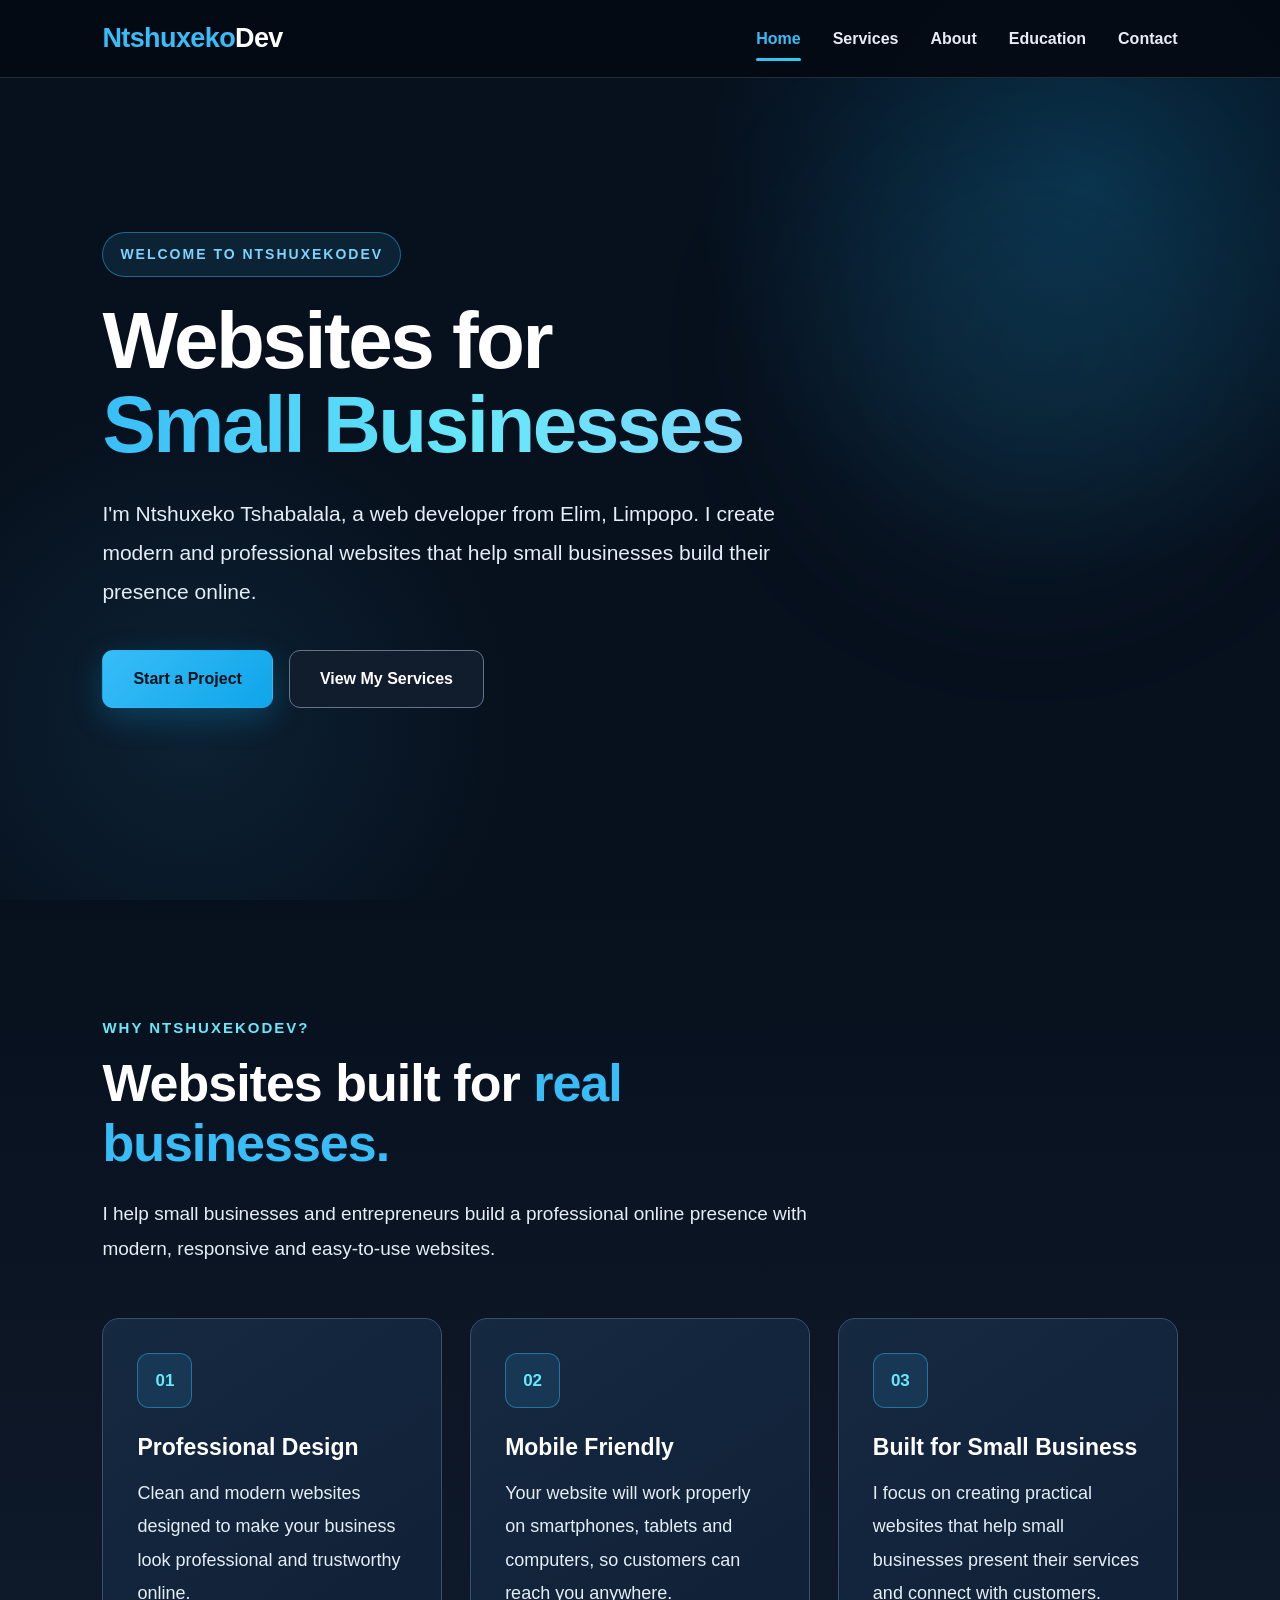
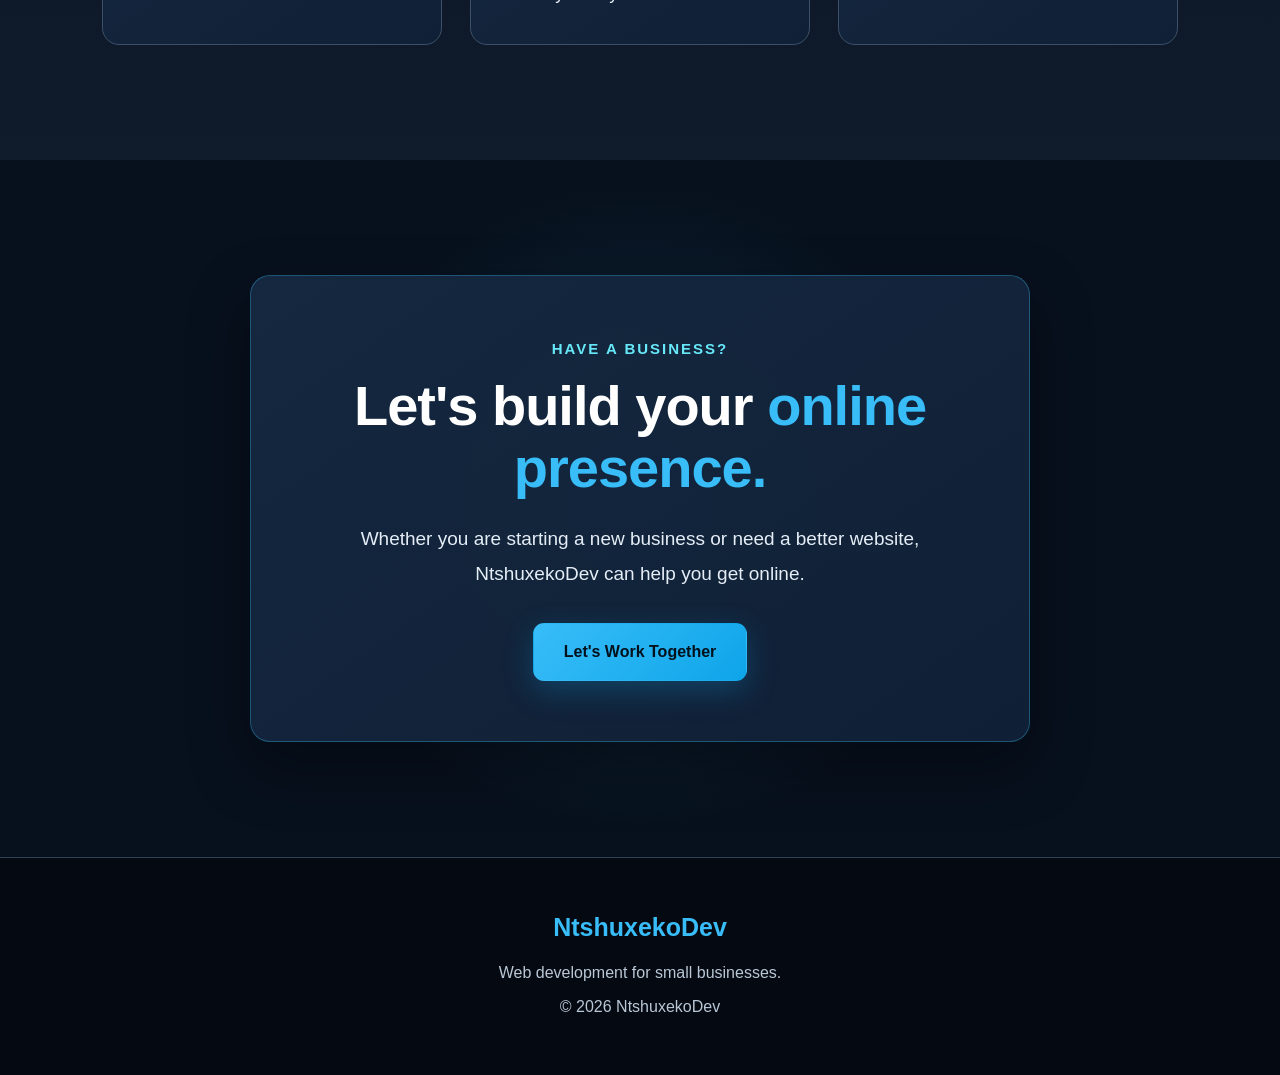
<file: index.html>
<!DOCTYPE html> <html lang="en"> <head>
<meta charset="UTF-8">

<meta
    name="viewport"
    content="width=device-width, initial-scale=1.0"
>

<meta
    name="description"
    content="NtshuxekoDev creates modern, responsive websites for small businesses and entrepreneurs."
>

<meta
    name="author"
    content="Ntshuxeko Tshabalala"
>

<title>
    NtshuxekoDev | Websites for Small Businesses
</title>

<link
    rel="stylesheet"
    href="style.css"
>

</head> <body>
<!-- =================================
     NAVIGATION
================================== -->

<nav aria-label="Main navigation">

    <div class="logo">

        Ntshuxeko<span>Dev</span>

    </div>


    <ul
        class="nav-links"
        id="navLinks"
    >

        <li>

            <a
                href="index.html"
                class="active"
                aria-current="page"
            >
                Home
            </a>

        </li>


        <li>

            <a href="services.html">
                Services
            </a>

        </li>


        <li>

            <a href="about.html">
                About
            </a>

        </li>


        <li>

            <a href="education.html">
                Education
            </a>

        </li>


        <li>

            <a href="contact.html">
                Contact
            </a>

        </li>

    </ul>


    <button
        class="menu-button"
        id="menuButton"
        type="button"
        aria-label="Open navigation menu"
        aria-expanded="false"
        aria-controls="navLinks"
    >
        ☰
    </button>

</nav>



<!-- =================================
     MAIN CONTENT
================================== -->

<main>


    <!-- =================================
         HERO SECTION
    ================================== -->

    <section class="hero">

        <div class="hero-content">


            <p class="small-title">
                Welcome to NtshuxekoDev
            </p>


            <h1>

                Websites for

                <span>
                    Small Businesses
                </span>

            </h1>


            <p>

                I'm Ntshuxeko Tshabalala,
                a web developer from Elim,
                Limpopo. I create modern and
                professional websites that help
                small businesses build their
                presence online.

            </p>


            <div class="buttons">


                <a
                    href="contact.html"
                    class="btn primary"
                >
                    Start a Project
                </a>


                <a
                    href="services.html"
                    class="btn secondary"
                >
                    View My Services
                </a>


            </div>


        </div>

    </section>



    <!-- =================================
         WHY NTSHUXEKODEV
    ================================== -->

    <section class="why-section">


        <div class="section-heading">


            <p class="section-label">
                Why NtshuxekoDev?
            </p>


            <h2>

                Websites built for

                <span>
                    real businesses.
                </span>

            </h2>


            <p class="section-description">

                I help small businesses and
                entrepreneurs build a professional
                online presence with modern,
                responsive and easy-to-use websites.

            </p>


        </div>



        <div class="why-container">


            <!-- =================================
                 CARD 1
            ================================== -->

            <article class="why-card">


                <div
                    class="why-icon"
                    aria-hidden="true"
                >
                    01
                </div>


                <h3>
                    Professional Design
                </h3>


                <p>

                    Clean and modern websites
                    designed to make your business
                    look professional and trustworthy
                    online.

                </p>


            </article>



            <!-- =================================
                 CARD 2
            ================================== -->

            <article class="why-card">


                <div
                    class="why-icon"
                    aria-hidden="true"
                >
                    02
                </div>


                <h3>
                    Mobile Friendly
                </h3>


                <p>

                    Your website will work properly
                    on smartphones, tablets and
                    computers, so customers can
                    reach you anywhere.

                </p>


            </article>



            <!-- =================================
                 CARD 3
            ================================== -->

            <article class="why-card">


                <div
                    class="why-icon"
                    aria-hidden="true"
                >
                    03
                </div>


                <h3>
                    Built for Small Business
                </h3>


                <p>

                    I focus on creating practical
                    websites that help small
                    businesses present their
                    services and connect with
                    customers.

                </p>


            </article>


        </div>


    </section>



    <!-- =================================
         CALL TO ACTION
    ================================== -->

    <section class="home-cta">


        <div class="cta-content">


            <p class="section-label">
                Have a Business?
            </p>


            <h2>

                Let's build your

                <span>
                    online presence.
                </span>

            </h2>


            <p>

                Whether you are starting a new
                business or need a better website,
                NtshuxekoDev can help you get online.

            </p>


            <a
                href="contact.html"
                class="btn primary"
            >
                Let's Work Together
            </a>


        </div>


    </section>


</main>



<!-- =================================
     FOOTER
================================== -->

<footer>


    <h3>
        NtshuxekoDev
    </h3>


    <p>
        Web development for small businesses.
    </p>


    <p>

        &copy;

        <span id="year"></span>

        NtshuxekoDev

    </p>


</footer>



<!-- =================================
     JAVASCRIPT
================================== -->

<script src="script.js"></script>

</body> </html>
</file>
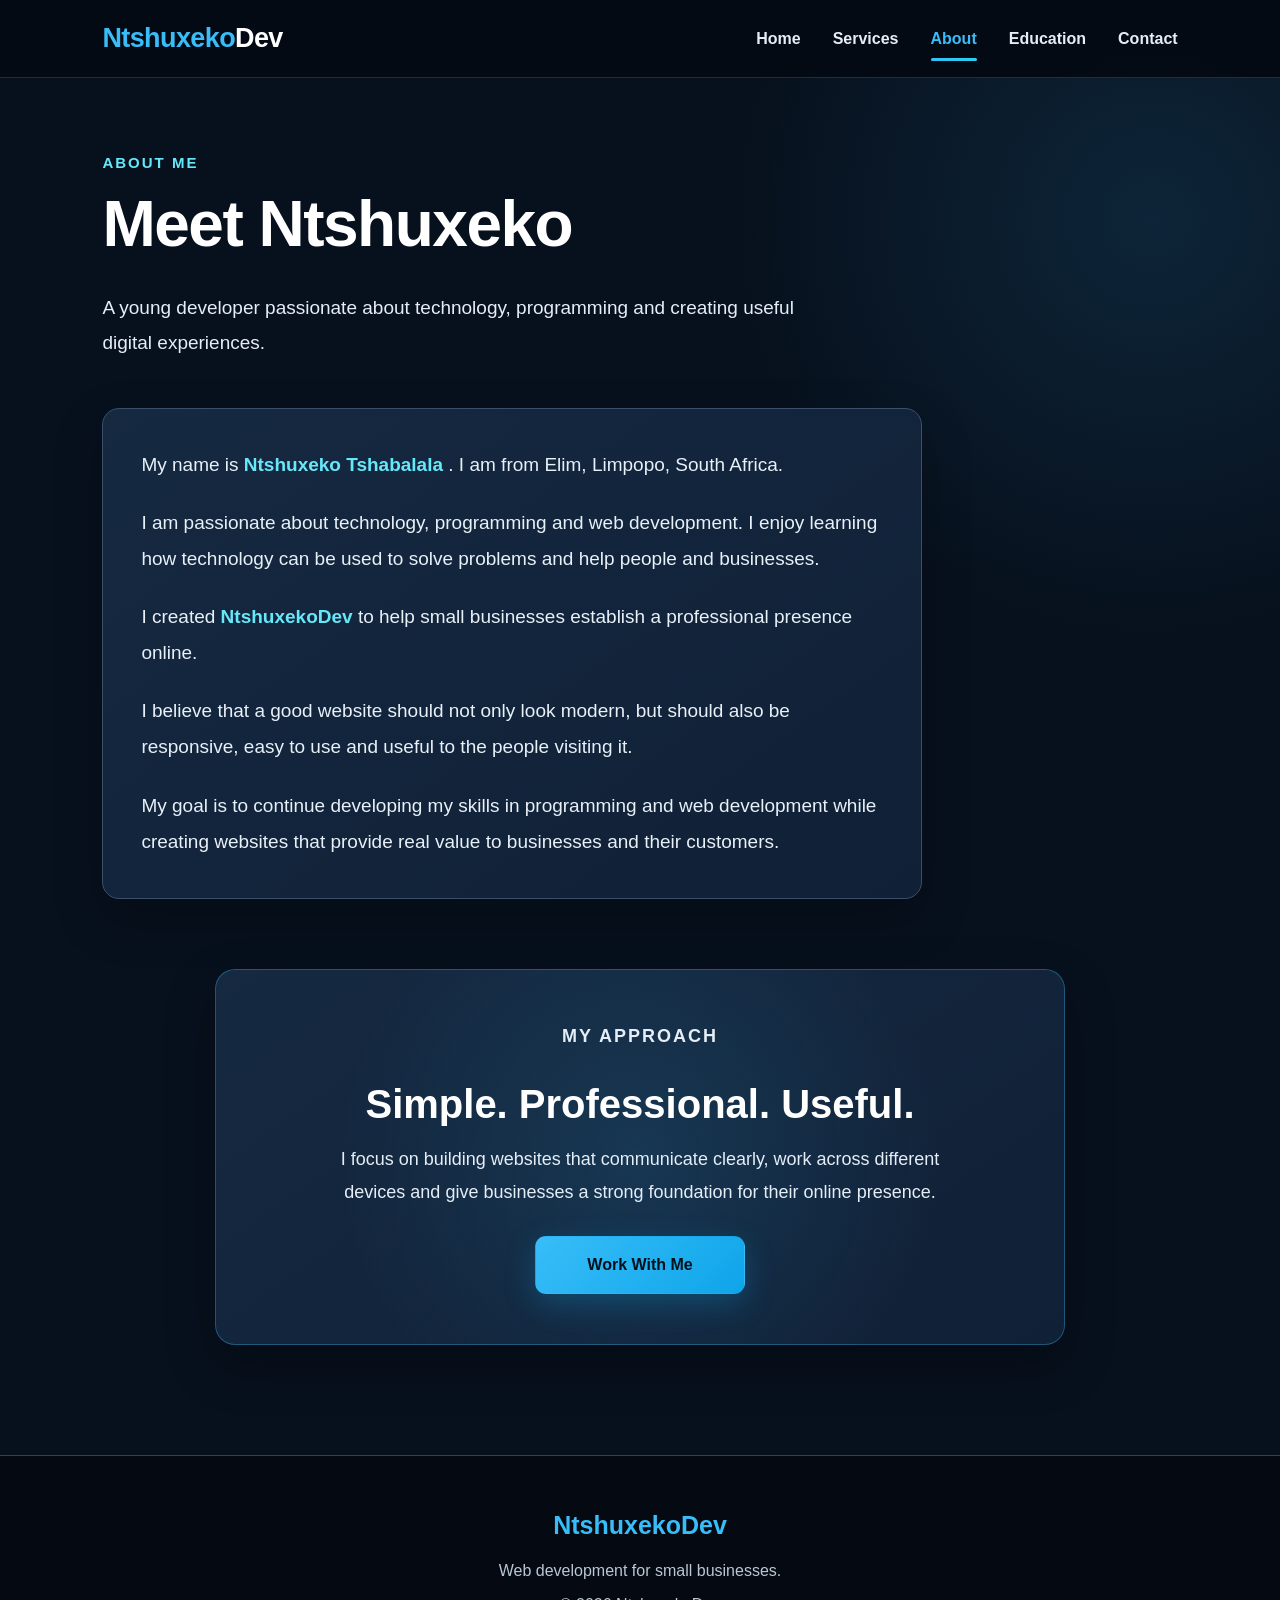
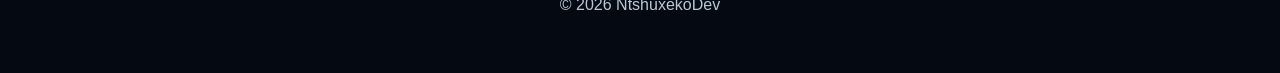
<file: about.html>
<!DOCTYPE html> <html lang="en"> <head>
<meta charset="UTF-8">

<meta
    name="viewport"
    content="width=device-width, initial-scale=1.0"
>

<meta
    name="description"
    content="Learn more about Ntshuxeko Tshabalala, the developer behind NtshuxekoDev, and his passion for technology, programming and web development."
>

<meta
    name="author"
    content="Ntshuxeko Tshabalala"
>

<title>
    NtshuxekoDev | About
</title>

<link
    rel="stylesheet"
    href="style.css"
>

</head> <body>
<!-- =================================
     NAVIGATION
================================== -->

<nav aria-label="Main navigation">


    <div class="logo">

        Ntshuxeko<span>Dev</span>

    </div>


    <ul
        class="nav-links"
        id="navLinks"
    >


        <li>

            <a href="index.html">
                Home
            </a>

        </li>


        <li>

            <a href="services.html">
                Services
            </a>

        </li>


        <li>

            <a
                href="about.html"
                class="active"
                aria-current="page"
            >
                About
            </a>

        </li>


        <li>

            <a href="education.html">
                Education
            </a>

        </li>


        <li>

            <a href="contact.html">
                Contact
            </a>

        </li>


    </ul>


    <!-- Mobile menu button -->

    <button
        class="menu-button"
        id="menuButton"
        type="button"
        aria-label="Open navigation menu"
        aria-expanded="false"
        aria-controls="navLinks"
    >
        ☰
    </button>


</nav>



<!-- =================================
     ABOUT PAGE
================================== -->

<main class="page">


    <p class="section-label">
        About Me
    </p>


    <h1>
        Meet Ntshuxeko
    </h1>


    <p class="section-description">

        A young developer passionate about
        technology, programming and creating
        useful digital experiences.

    </p>



    <!-- =================================
         ABOUT CONTENT
    ================================== -->

    <div class="about-content">


        <p>

            My name is
            <strong>
                Ntshuxeko Tshabalala
            </strong>.

            I am from Elim, Limpopo,
            South Africa.

        </p>


        <p>

            I am passionate about
            technology, programming
            and web development. I enjoy
            learning how technology can be
            used to solve problems and help
            people and businesses.

        </p>


        <p>

            I created
            <strong>
                NtshuxekoDev
            </strong>
            to help small businesses
            establish a professional
            presence online.

        </p>


        <p>

            I believe that a good website
            should not only look modern,
            but should also be responsive,
            easy to use and useful to the
            people visiting it.

        </p>


        <p>

            My goal is to continue developing
            my skills in programming and web
            development while creating websites
            that provide real value to businesses
            and their customers.

        </p>


    </div>



    <!-- =================================
         MY APPROACH
    ================================== -->

    <div class="services-cta">


        <p class="section-label">
            My Approach
        </p>


        <h2>
            Simple. Professional. Useful.
        </h2>


        <p>

            I focus on building websites that
            communicate clearly, work across
            different devices and give businesses
            a strong foundation for their online
            presence.

        </p>


        <a
            href="contact.html"
            class="btn primary"
        >
            Work With Me
        </a>


    </div>


</main>



<!-- =================================
     FOOTER
================================== -->

<footer>


    <h3>
        NtshuxekoDev
    </h3>


    <p>
        Web development for small businesses.
    </p>


    <p>

        &copy;

        <span id="year"></span>

        NtshuxekoDev

    </p>


</footer>



<!-- =================================
     JAVASCRIPT
================================== -->

<script src="script.js"></script>

</body> </html>
</file>
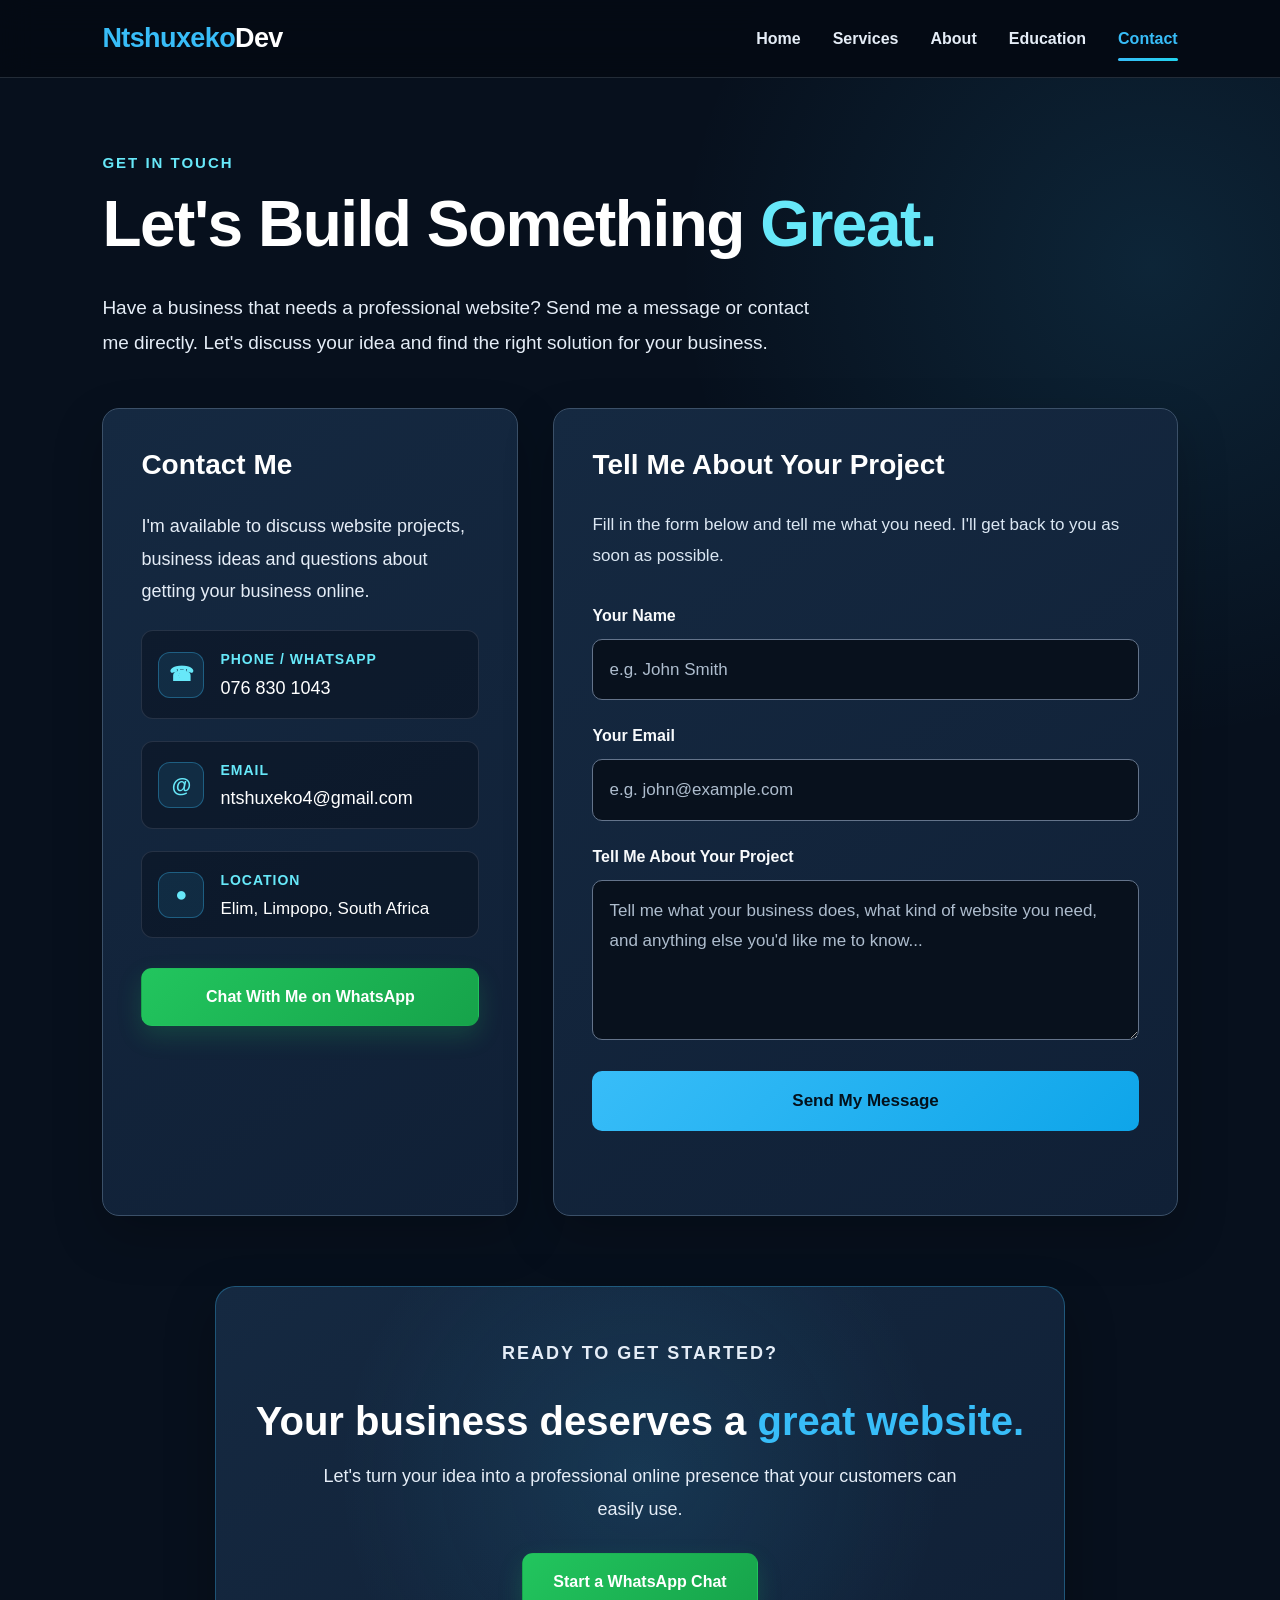
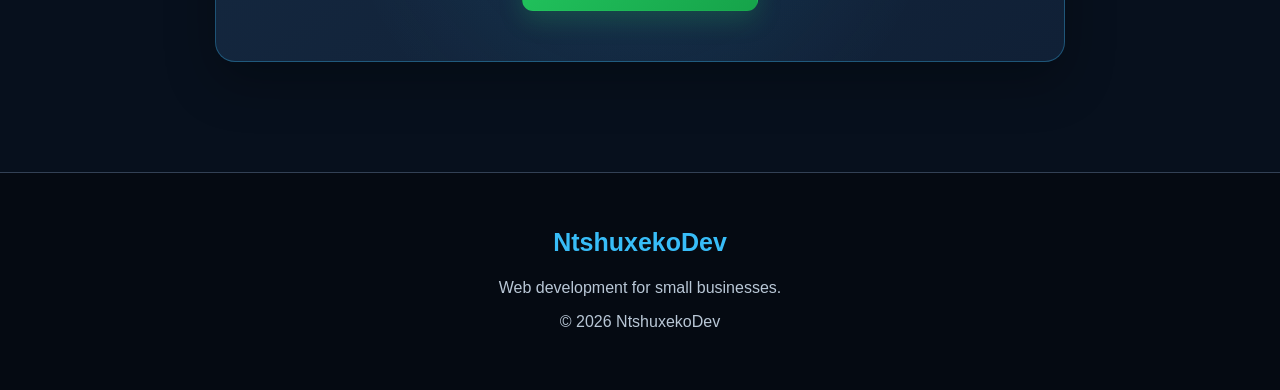
<file: contact.html>
<!DOCTYPE html>
<html lang="en">

<head>

    <meta charset="UTF-8">

    <meta
        name="viewport"
        content="width=device-width, initial-scale=1.0"
    >

    <meta
        name="description"
        content="Contact NtshuxekoDev for professional, responsive websites for small businesses and entrepreneurs."
    >

    <title>NtshuxekoDev | Contact</title>

    <link
        rel="stylesheet"
        href="style.css"
    >

</head>


<body>


    <!-- =================================
         NAVIGATION
    ================================== -->

    <nav>

        <div class="logo">
            Ntshuxeko<span>Dev</span>
        </div>


        <ul class="nav-links">

            <li>
                <a href="index.html">
                    Home
                </a>
            </li>


            <li>
                <a href="services.html">
                    Services
                </a>
            </li>


            <li>
                <a href="about.html">
                    About
                </a>
            </li>


            <li>
                <a href="education.html">
                    Education
                </a>
            </li>


            <li>
                <a
                    href="contact.html"
                    class="active"
                >
                    Contact
                </a>
            </li>

        </ul>


        <!-- Mobile menu button -->

        <button
            class="menu-button"
            id="menuButton"
            aria-label="Open navigation menu"
            aria-expanded="false"
            type="button"
        >
            ☰
        </button>

    </nav>


    <!-- =================================
         CONTACT PAGE
    ================================== -->

    <main class="page">


        <p class="section-label">
            Get In Touch
        </p>


        <h1>
            Let's Build Something
            <span class="highlight">
                Great.
            </span>
        </h1>


        <p class="section-description">

            Have a business that needs a professional
            website? Send me a message or contact me
            directly. Let's discuss your idea and find
            the right solution for your business.

        </p>


        <!-- =================================
             CONTACT CONTAINER
        ================================== -->

        <div class="contact-container">


            <!-- =================================
                 CONTACT INFORMATION
            ================================== -->

            <div class="contact-information">

                <h2>
                    Contact Me
                </h2>


                <p class="contact-intro">

                    I'm available to discuss website
                    projects, business ideas and
                    questions about getting your
                    business online.

                </p>


                <!-- PHONE -->

                <div class="contact-item">

                    <div class="contact-icon">
                        ☎
                    </div>


                    <div>

                        <strong>
                            Phone / WhatsApp
                        </strong>


                        <a href="tel:+27768301043">
                            076 830 1043
                        </a>

                    </div>

                </div>


                <!-- EMAIL -->

                <div class="contact-item">

                    <div class="contact-icon">
                        @
                    </div>


                    <div>

                        <strong>
                            Email
                        </strong>


                        <a href="mailto:ntshuxeko4@gmail.com">
                            ntshuxeko4@gmail.com
                        </a>

                    </div>

                </div>


                <!-- LOCATION -->

                <div class="contact-item">

                    <div class="contact-icon">
                        ●
                    </div>


                    <div>

                        <strong>
                            Location
                        </strong>


                        <span>
                            Elim, Limpopo, South Africa
                        </span>

                    </div>

                </div>


                <!-- WHATSAPP BUTTON -->

                <a
                    href="https://wa.me/27768301043"
                    target="_blank"
                    rel="noopener noreferrer"
                    class="btn whatsapp"
                >
                    Chat With Me on WhatsApp
                </a>

            </div>


            <!-- =================================
                 CONTACT FORM
            ================================== -->

            <div class="contact-form">

                <h2>
                    Tell Me About Your Project
                </h2>


                <p class="form-intro">

                    Fill in the form below and tell me
                    what you need. I'll get back to you
                    as soon as possible.

                </p>


                <form id="contactForm">


                    <!-- NAME -->

                    <div class="form-group">

                        <label for="name">
                            Your Name
                        </label>


                        <input
                            type="text"
                            id="name"
                            name="name"
                            placeholder="e.g. John Smith"
                            autocomplete="name"
                            required
                        >

                    </div>


                    <!-- EMAIL -->

                    <div class="form-group">

                        <label for="email">
                            Your Email
                        </label>


                        <input
                            type="email"
                            id="email"
                            name="email"
                            placeholder="e.g. john@example.com"
                            autocomplete="email"
                            required
                        >

                    </div>


                    <!-- MESSAGE -->

                    <div class="form-group">

                        <label for="message">
                            Tell Me About Your Project
                        </label>


                        <textarea
                            id="message"
                            name="message"
                            placeholder="Tell me what your business does, what kind of website you need, and anything else you'd like me to know..."
                            required
                        ></textarea>

                    </div>


                    <!-- SUBMIT -->

                    <button
                        type="submit"
                        class="form-submit"
                    >
                        Send My Message
                    </button>


                    <!-- FORM STATUS -->

                    <div
                        id="formMessage"
                        class="form-message"
                        aria-live="polite"
                    ></div>

                </form>

            </div>

        </div>


        <!-- =================================
             BOTTOM CALL TO ACTION
        ================================== -->

        <div class="services-cta contact-cta">


            <p class="section-label">
                Ready to Get Started?
            </p>


            <h2>

                Your business deserves
                a <span>great website.</span>

            </h2>


            <p>

                Let's turn your idea into a professional
                online presence that your customers can
                easily use.

            </p>


            <a
                href="https://wa.me/27768301043"
                target="_blank"
                rel="noopener noreferrer"
                class="btn whatsapp"
            >
                Start a WhatsApp Chat
            </a>

        </div>


    </main>


    <!-- =================================
         FOOTER
    ================================== -->

    <footer>

        <h3>
            NtshuxekoDev
        </h3>


        <p>
            Web development for small businesses.
        </p>


        <p>

            ©

            <span id="year"></span>

            NtshuxekoDev

        </p>

    </footer>


    <!-- =================================
         JAVASCRIPT
    ================================== -->

    <script src="script.js"></script>

</body>

</html>
</file>
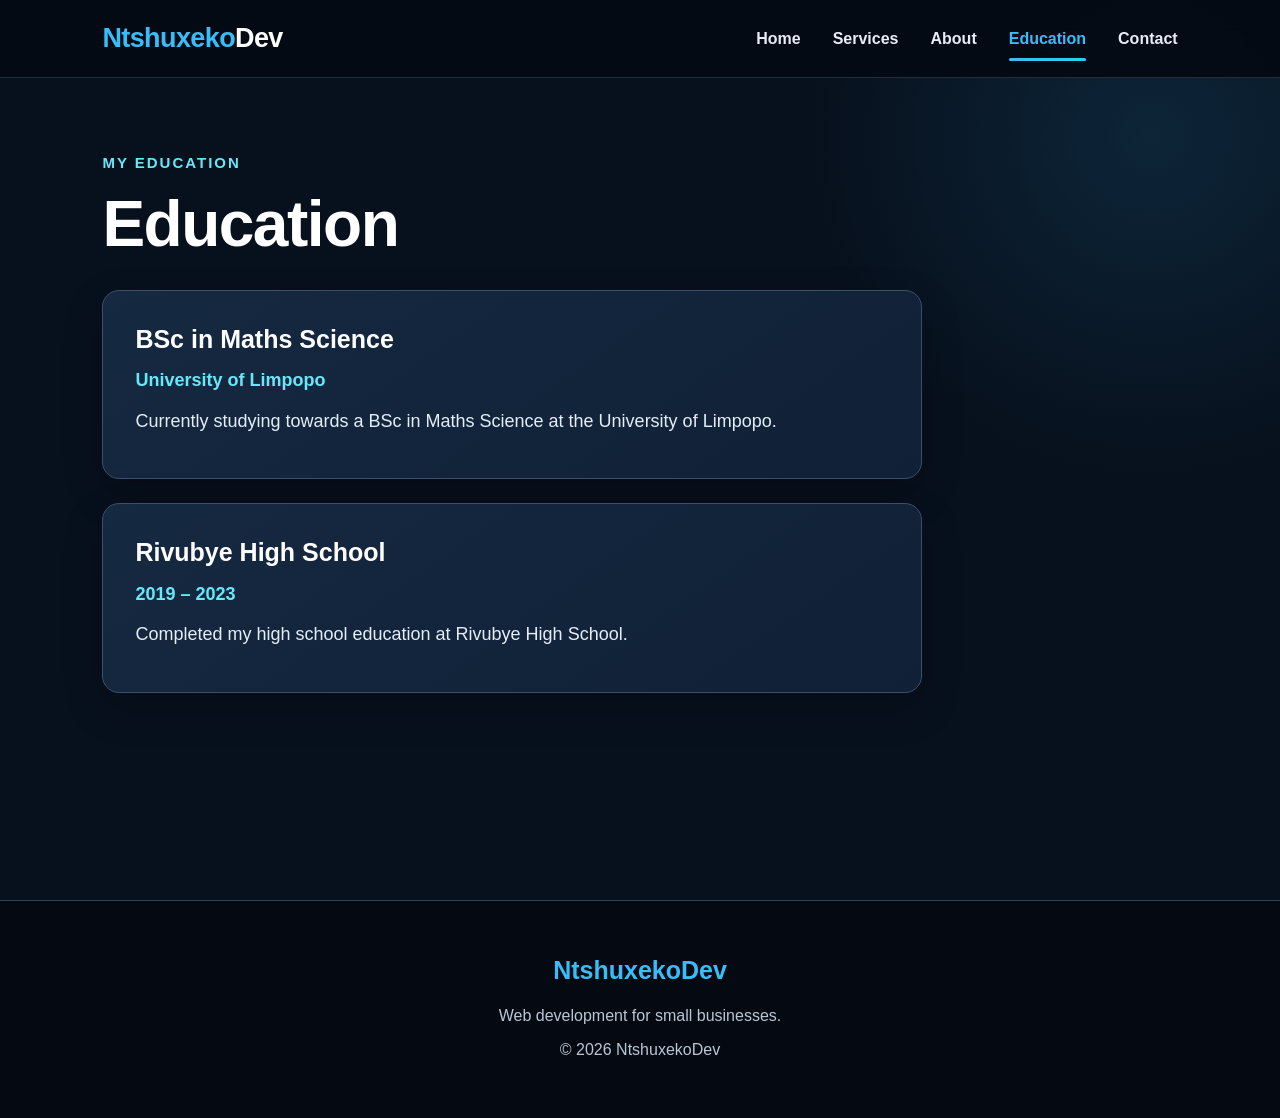
<file: education.html>
<!DOCTYPE html>
<html lang="en">

<head>

    <meta charset="UTF-8">

    <meta
        name="viewport"
        content="width=device-width, initial-scale=1.0"
    >

    <title>NtshuxekoDev | Education</title>

    <link
        rel="stylesheet"
        href="style.css"
    >

</head>


<body>


    <!-- =================================
         NAVIGATION
    ================================== -->

    <nav>

        <div class="logo">
            Ntshuxeko<span>Dev</span>
        </div>


        <ul class="nav-links">

            <li>
                <a href="index.html">
                    Home
                </a>
            </li>


            <li>
                <a href="services.html">
                    Services
                </a>
            </li>


            <li>
                <a href="about.html">
                    About
                </a>
            </li>


            <li>
                <a
                    href="education.html"
                    class="active"
                >
                    Education
                </a>
            </li>


            <li>
                <a href="contact.html">
                    Contact
                </a>
            </li>

        </ul>


        <!-- Mobile menu button -->

        <button
            class="menu-button"
            id="menuButton"
        >
            ☰
        </button>

    </nav>


    <!-- =================================
         EDUCATION
    ================================== -->

    <main class="page">


        <p class="section-label">
            My Education
        </p>


        <h1>
            Education
        </h1>


        <!-- University -->

        <div class="education-card">

            <h2>
                BSc in Maths Science
            </h2>


            <p class="highlight">
                University of Limpopo
            </p>


            <p>

                Currently studying towards
                a BSc in Maths Science at
                the University of Limpopo.

            </p>

        </div>


        <!-- High School -->

        <div class="education-card">

            <h2>
                Rivubye High School
            </h2>


            <p class="highlight">
                2019 – 2023
            </p>


            <p>

                Completed my high school
                education at Rivubye High School.

            </p>

        </div>


    </main>


    <!-- =================================
         FOOTER
    ================================== -->

    <footer>

        <h3>
            NtshuxekoDev
        </h3>


        <p>
            Web development for small businesses.
        </p>


        <p>

            ©

            <span id="year"></span>

            NtshuxekoDev

        </p>

    </footer>


    <!-- =================================
         JAVASCRIPT
    ================================== -->

    <script src="script.js"></script>

</body>

</html>
</file>
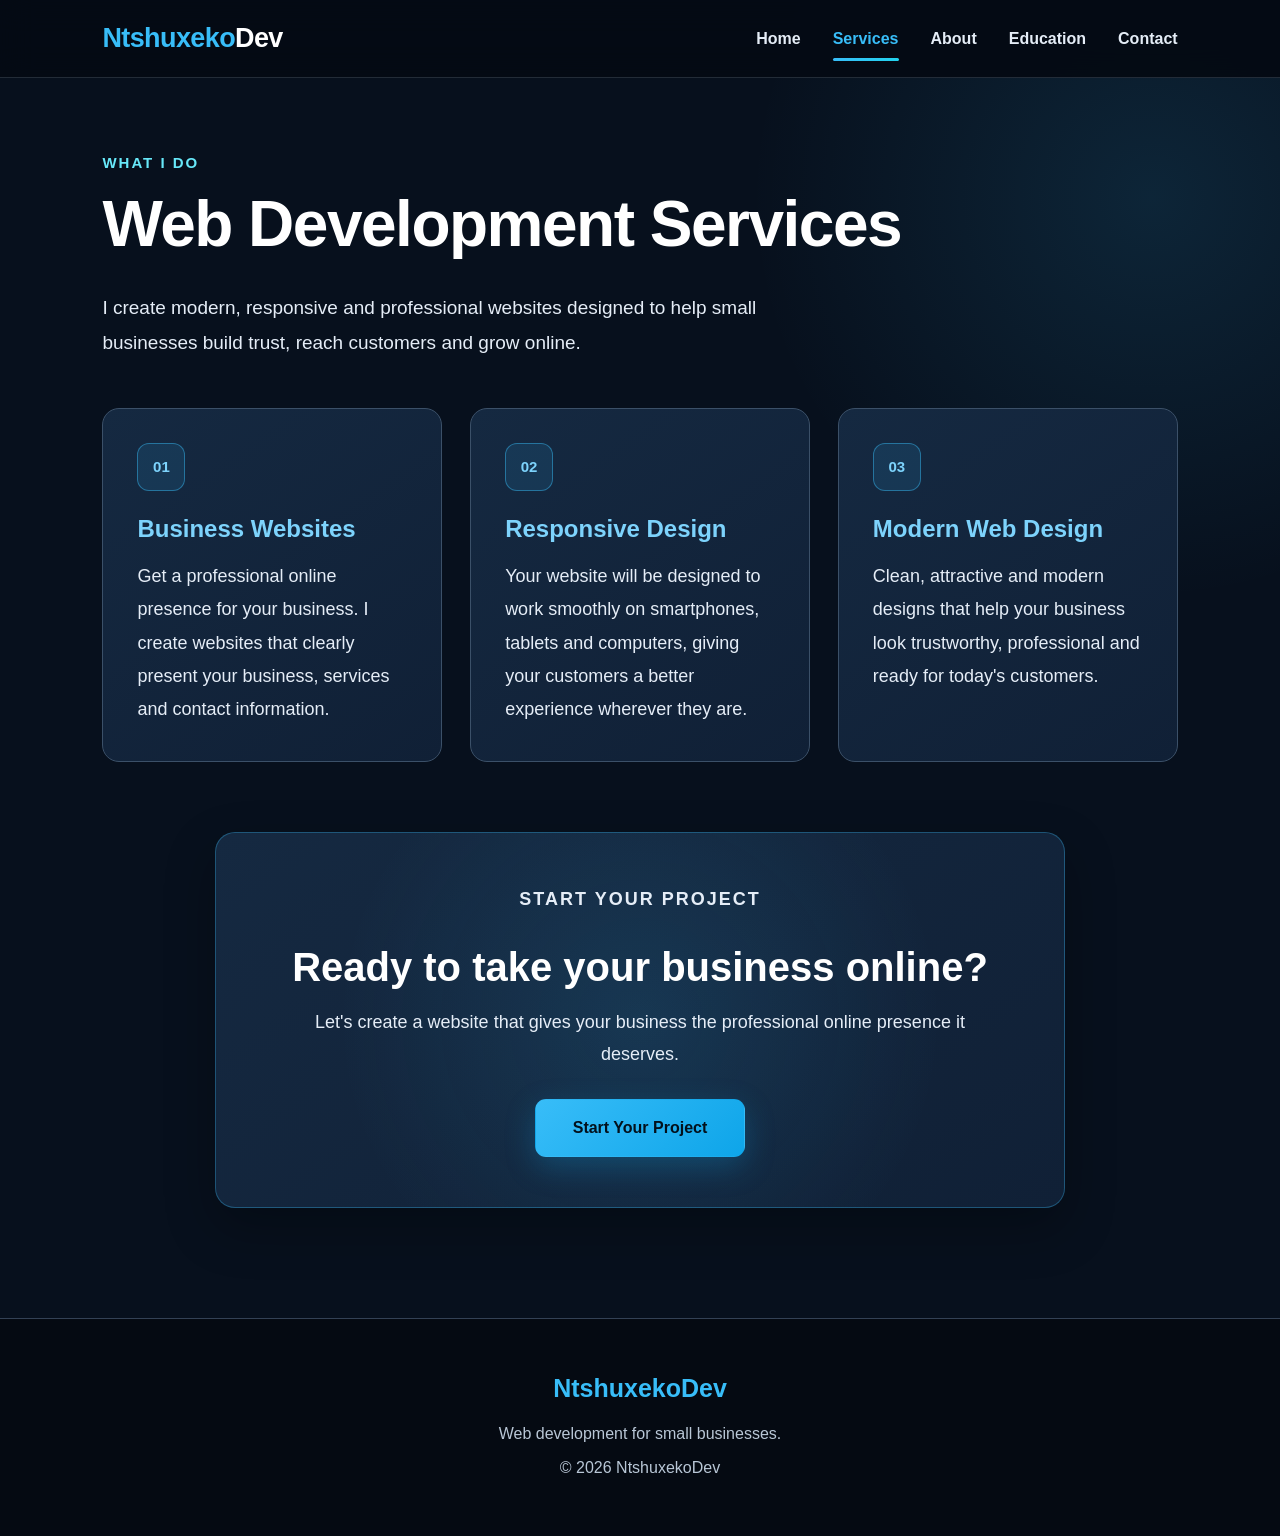
<file: services.html>
<!DOCTYPE html> <html lang="en"> <head>
<meta charset="UTF-8">

<meta
    name="viewport"
    content="width=device-width, initial-scale=1.0"
>

<meta
    name="description"
    content="Explore NtshuxekoDev web development services for small businesses, including business websites, responsive design and modern web design."
>

<meta
    name="author"
    content="Ntshuxeko Tshabalala"
>

<title>
    NtshuxekoDev | Services
</title>

<link
    rel="stylesheet"
    href="style.css"
>

</head> <body>
<!-- =================================
     NAVIGATION
================================== -->

<nav aria-label="Main navigation">


    <div class="logo">

        Ntshuxeko<span>Dev</span>

    </div>


    <ul
        class="nav-links"
        id="navLinks"
    >


        <li>

            <a href="index.html">
                Home
            </a>

        </li>


        <li>

            <a
                href="services.html"
                class="active"
                aria-current="page"
            >
                Services
            </a>

        </li>


        <li>

            <a href="about.html">
                About
            </a>

        </li>


        <li>

            <a href="education.html">
                Education
            </a>

        </li>


        <li>

            <a href="contact.html">
                Contact
            </a>

        </li>


    </ul>


    <!-- Mobile menu button -->

    <button
        class="menu-button"
        id="menuButton"
        type="button"
        aria-label="Open navigation menu"
        aria-expanded="false"
        aria-controls="navLinks"
    >
        ☰
    </button>


</nav>



<!-- =================================
     SERVICES PAGE
================================== -->

<main class="page">


    <p class="section-label">
        What I Do
    </p>


    <h1>
        Web Development Services
    </h1>


    <p class="section-description">

        I create modern, responsive and
        professional websites designed to
        help small businesses build trust,
        reach customers and grow online.

    </p>



    <!-- =================================
         SERVICES
    ================================== -->

    <div class="services-container">


        <!-- =================================
             SERVICE 1
        ================================== -->

        <article class="service-card">


            <div
                class="service-number"
                aria-hidden="true"
            >
                01
            </div>


            <h2>
                Business Websites
            </h2>


            <p>

                Get a professional online presence
                for your business. I create websites
                that clearly present your business,
                services and contact information.

            </p>


        </article>



        <!-- =================================
             SERVICE 2
        ================================== -->

        <article class="service-card">


            <div
                class="service-number"
                aria-hidden="true"
            >
                02
            </div>


            <h2>
                Responsive Design
            </h2>


            <p>

                Your website will be designed to
                work smoothly on smartphones,
                tablets and computers, giving your
                customers a better experience
                wherever they are.

            </p>


        </article>



        <!-- =================================
             SERVICE 3
        ================================== -->

        <article class="service-card">


            <div
                class="service-number"
                aria-hidden="true"
            >
                03
            </div>


            <h2>
                Modern Web Design
            </h2>


            <p>

                Clean, attractive and modern designs
                that help your business look
                trustworthy, professional and ready
                for today's customers.

            </p>


        </article>


    </div>



    <!-- =================================
         CALL TO ACTION
    ================================== -->

    <div class="services-cta">


        <p class="section-label">
            Start Your Project
        </p>


        <h2>
            Ready to take your business online?
        </h2>


        <p>

            Let's create a website that gives
            your business the professional
            online presence it deserves.

        </p>


        <a
            href="contact.html"
            class="btn primary"
        >
            Start Your Project
        </a>


    </div>


</main>



<!-- =================================
     FOOTER
================================== -->

<footer>


    <h3>
        NtshuxekoDev
    </h3>


    <p>
        Web development for small businesses.
    </p>


    <p>

        &copy;

        <span id="year"></span>

        NtshuxekoDev

    </p>


</footer>



<!-- =================================
     JAVASCRIPT
================================== -->

<script src="script.js"></script>

</body> </html>
</file>
<file: style.css>
/* =========================================================
   NTSHUXEKODEV
   PROFESSIONAL + READABLE BUSINESS WEBSITE
   FINAL STYLE SHEET
========================================================= */


/* =========================================================
   1. RESET
========================================================= */

* {
    margin: 0;
    padding: 0;
    box-sizing: border-box;
}

html {
    scroll-behavior: smooth;
}

body {
    font-family: Inter, "Segoe UI", Arial, Helvetica, sans-serif;

    background: #07101d;

    color: #f8fafc;

    line-height: 1.75;

    overflow-x: hidden;
}

a {
    color: inherit;
    text-decoration: none;
}

button,
input,
textarea {
    font: inherit;
}

button {
    cursor: pointer;
}

img {
    max-width: 100%;
    display: block;
}

::selection {
    background: #38bdf8;
    color: #03111c;
}


/* =========================================================
   2. SCROLLBAR
========================================================= */

::-webkit-scrollbar {
    width: 9px;
}

::-webkit-scrollbar-track {
    background: #050b14;
}

::-webkit-scrollbar-thumb {
    background: #285878;
    border-radius: 20px;
}

::-webkit-scrollbar-thumb:hover {
    background: #38bdf8;
}


/* =========================================================
   3. NAVIGATION
========================================================= */

nav {
    position: fixed;

    top: 0;
    left: 0;

    width: 100%;
    height: 78px;

    display: flex;
    align-items: center;
    justify-content: space-between;

    padding: 0 8%;

    background: rgba(5, 11, 20, 0.97);

    border-bottom: 1px solid rgba(148, 163, 184, 0.22);

    backdrop-filter: blur(16px);
    -webkit-backdrop-filter: blur(16px);

    z-index: 1000;
}


/* =========================================================
   4. LOGO
========================================================= */

.logo {
    font-size: 27px;

    font-weight: 800;

    letter-spacing: -0.6px;

    color: #38bdf8;

    white-space: nowrap;
}

.logo span {
    color: #ffffff;
}


/* =========================================================
   5. NAVIGATION LINKS
========================================================= */

.nav-links {
    display: flex;

    align-items: center;

    gap: 32px;

    list-style: none;
}

.nav-links a {
    position: relative;

    display: inline-block;

    padding: 8px 0;

    color: #e5edf7;

    font-size: 16px;

    font-weight: 600;

    transition:
        color 0.3s ease,
        transform 0.3s ease;
}

.nav-links a:hover {
    color: #67e8f9;

    transform: translateY(-1px);
}

.nav-links a.active {
    color: #38bdf8;
}

.nav-links a.active::after {
    content: "";

    position: absolute;

    left: 0;
    bottom: 0;

    width: 100%;
    height: 3px;

    border-radius: 10px;

    background: linear-gradient(
        90deg,
        #38bdf8,
        #22d3ee
    );
}


/* =========================================================
   6. MOBILE MENU BUTTON
========================================================= */

.menu-button {
    display: none;

    width: 46px;
    height: 46px;

    align-items: center;
    justify-content: center;

    border: 1px solid #52657d;

    border-radius: 10px;

    background: #111c2d;

    color: #ffffff;

    font-size: 25px;

    transition:
        background 0.3s ease,
        border-color 0.3s ease,
        color 0.3s ease;
}

.menu-button:hover {
    border-color: #38bdf8;

    background: #17263c;

    color: #67e8f9;
}


/* =========================================================
   7. HERO
========================================================= */

.hero {
    position: relative;

    min-height: 100vh;

    display: flex;

    align-items: center;

    padding: 150px 8% 110px;

    overflow: hidden;

    background:
        radial-gradient(
            circle at 85% 20%,
            rgba(14, 165, 233, 0.20),
            transparent 30%
        ),
        radial-gradient(
            circle at 15% 80%,
            rgba(56, 189, 248, 0.10),
            transparent 25%
        ),
        #07101d;
}

.hero::before {
    content: "";

    position: absolute;

    width: 420px;
    height: 420px;

    top: 15%;
    right: 3%;

    border-radius: 50%;

    background: rgba(56, 189, 248, 0.07);

    filter: blur(90px);

    pointer-events: none;
}

.hero-content {
    position: relative;

    z-index: 2;

    max-width: 900px;

    animation: heroAppear 0.9s ease both;
}

@keyframes heroAppear {

    from {
        opacity: 0;

        transform: translateY(25px);
    }

    to {
        opacity: 1;

        transform: translateY(0);
    }
}


/* =========================================================
   8. HERO SMALL TITLE
========================================================= */

.small-title {
    display: inline-block;

    margin-bottom: 22px;

    padding: 9px 17px;

    border: 1px solid rgba(56, 189, 248, 0.45);

    border-radius: 50px;

    background: rgba(56, 189, 248, 0.11);

    color: #7dd3fc;

    font-size: 14px;

    font-weight: 800;

    text-transform: uppercase;

    letter-spacing: 2px;
}


/* =========================================================
   9. HERO HEADING
========================================================= */

.hero h1 {
    max-width: 900px;

    margin-bottom: 28px;

    color: #ffffff;

    font-size: clamp(48px, 7vw, 80px);

    line-height: 1.05;

    letter-spacing: -2.5px;

    font-weight: 850;
}

.hero h1 span {
    display: block;

    background: linear-gradient(
        90deg,
        #38bdf8,
        #67e8f9,
        #7dd3fc
    );

    -webkit-background-clip: text;
    background-clip: text;

    -webkit-text-fill-color: transparent;
}


/* =========================================================
   10. HERO DESCRIPTION
========================================================= */

.hero p:not(.small-title) {
    max-width: 720px;

    margin-bottom: 38px;

    color: #e5edf7;

    font-size: clamp(18px, 2vw, 21px);

    line-height: 1.85;
}


/* =========================================================
   11. BUTTONS
========================================================= */

.buttons {
    display: flex;

    align-items: center;

    gap: 16px;

    flex-wrap: wrap;
}

.btn {
    display: inline-flex;

    align-items: center;
    justify-content: center;

    min-height: 54px;

    padding: 14px 30px;

    border: 1px solid transparent;

    border-radius: 11px;

    font-size: 16px;

    font-weight: 800;

    transition:
        transform 0.3s ease,
        background 0.3s ease,
        border-color 0.3s ease,
        box-shadow 0.3s ease;
}

.btn:hover {
    transform: translateY(-3px);
}


/* Primary */

.primary {
    background: linear-gradient(
        135deg,
        #38bdf8,
        #0ea5e9
    );

    color: #03111c;

    box-shadow:
        0 10px 30px rgba(14, 165, 233, 0.25);
}

.primary:hover {
    background: linear-gradient(
        135deg,
        #67e8f9,
        #38bdf8
    );

    box-shadow:
        0 15px 40px rgba(14, 165, 233, 0.40);
}


/* Secondary */

.secondary {
    border-color: #64748b;

    background: #111c2d;

    color: #ffffff;
}

.secondary:hover {
    border-color: #38bdf8;

    background: #17263c;

    color: #67e8f9;
}


/* WhatsApp */

.whatsapp {
    background: linear-gradient(
        135deg,
        #22c55e,
        #16a34a
    );

    color: #ffffff;

    box-shadow:
        0 10px 25px rgba(34, 197, 94, 0.20);
}

.whatsapp:hover {
    background: linear-gradient(
        135deg,
        #4ade80,
        #22c55e
    );
}


/* =========================================================
   12. GENERAL SECTIONS
========================================================= */

section {
    padding: 115px 8%;
}

.section-label {
    margin-bottom: 13px;

    color: #67e8f9;

    font-size: 15px;

    font-weight: 800;

    text-transform: uppercase;

    letter-spacing: 2px;
}

section h2 {
    margin-bottom: 22px;

    color: #ffffff;

    font-size: clamp(36px, 5vw, 52px);

    line-height: 1.15;

    letter-spacing: -1px;
}

.section-description {
    max-width: 720px;

    margin-bottom: 48px;

    color: #e5edf7;

    font-size: 19px;

    line-height: 1.85;
}


/* =========================================================
   13. INDIVIDUAL PAGES
========================================================= */

.page {
    min-height: 100vh;

    padding: 150px 8% 110px;

    background:
        radial-gradient(
            circle at 90% 15%,
            rgba(56, 189, 248, 0.12),
            transparent 25%
        ),
        #07101d;
}

.page h1 {
    margin-bottom: 30px;

    color: #ffffff;

    font-size: clamp(46px, 6vw, 64px);

    line-height: 1.1;

    letter-spacing: -1.5px;
}


/* =========================================================
   14. SERVICES
========================================================= */

.services-container {
    display: grid;

    grid-template-columns:
        repeat(auto-fit, minmax(270px, 1fr));

    gap: 28px;

    max-width: 1150px;
}

.service-card {
    position: relative;

    min-height: 250px;

    padding: 34px;

    border: 1px solid #3b5068;

    border-radius: 17px;

    background: linear-gradient(
        145deg,
        #152941,
        #102036
    );

    overflow: hidden;

    transition:
        transform 0.35s ease,
        border-color 0.35s ease,
        box-shadow 0.35s ease;
}

.service-card::before {
    content: "";

    position: absolute;

    top: 0;
    left: 0;

    width: 100%;
    height: 4px;

    background: linear-gradient(
        90deg,
        #38bdf8,
        #22d3ee,
        transparent
    );

    opacity: 0;

    transition: opacity 0.3s ease;
}

.service-card:hover {
    transform: translateY(-8px);

    border-color: rgba(56, 189, 248, 0.70);

    box-shadow:
        0 20px 45px rgba(0, 0, 0, 0.38);
}

.service-card:hover::before {
    opacity: 1;
}

.service-card h2,
.service-card h3 {
    margin-bottom: 16px;

    color: #7dd3fc;

    font-size: 24px;

    line-height: 1.3;
}

.service-card p {
    color: #e5edf7;

    font-size: 18px;

    line-height: 1.85;
}


/* =========================================================
   15. SERVICE NUMBER
========================================================= */

.service-number {
    display: inline-flex;

    align-items: center;
    justify-content: center;

    width: 48px;
    height: 48px;

    margin-bottom: 22px;

    border: 1px solid rgba(56, 189, 248, 0.45);

    border-radius: 12px;

    background: rgba(56, 189, 248, 0.11);

    color: #7dd3fc;

    font-size: 15px;

    font-weight: 800;
}


/* =========================================================
   16. SERVICES CTA
========================================================= */

.services-cta {
    max-width: 850px;

    margin: 70px auto 0;

    padding: 50px 35px;

    text-align: center;

    border: 1px solid rgba(56, 189, 248, 0.32);

    border-radius: 20px;

    background:
        radial-gradient(
            circle at center,
            rgba(56, 189, 248, 0.12),
            transparent 65%
        ),
        linear-gradient(
            145deg,
            #152941,
            #102036
        );

    box-shadow:
        0 20px 50px rgba(0, 0, 0, 0.28);
}

.services-cta h2 {
    margin-bottom: 15px;

    color: #ffffff;

    font-size: clamp(28px, 4vw, 40px);

    line-height: 1.2;
}

.services-cta p {
    max-width: 650px;

    margin: 0 auto 28px;

    color: #e5edf7;

    font-size: 18px;

    line-height: 1.8;
}

.services-cta .btn {
    min-width: 210px;
}


/* =========================================================
   17. ABOUT
========================================================= */

.about-content {
    max-width: 820px;

    padding: 38px;

    border: 1px solid #3b5068;

    border-radius: 17px;

    background: linear-gradient(
        145deg,
        #152941,
        #102036
    );

    box-shadow:
        0 20px 50px rgba(0, 0, 0, 0.22);
}

.about-content p {
    margin-bottom: 22px;

    color: #e8f0f8;

    font-size: 19px;

    line-height: 1.9;
}

.about-content p:last-child {
    margin-bottom: 0;
}

.about-content strong {
    color: #67e8f9;
}


/* =========================================================
   18. EDUCATION
========================================================= */

.education-card {
    position: relative;

    max-width: 820px;

    margin-bottom: 24px;

    padding: 32px;

    border: 1px solid #3b5068;

    border-radius: 17px;

    background: linear-gradient(
        145deg,
        #152941,
        #102036
    );

    box-shadow:
        0 15px 40px rgba(0, 0, 0, 0.20);

    transition:
        transform 0.3s ease,
        border-color 0.3s ease,
        box-shadow 0.3s ease;
}

.education-card:hover {
    transform: translateX(6px);

    border-color: rgba(56, 189, 248, 0.65);

    box-shadow:
        0 20px 45px rgba(0, 0, 0, 0.30);
}

.education-card h2,
.education-card h3 {
    margin-bottom: 10px;

    color: #ffffff;

    font-size: 25px;

    line-height: 1.3;
}

.education-card p {
    margin-bottom: 9px;

    color: #e5edf7;

    font-size: 18px;
}

.education-card .highlight,
.highlight {
    color: #67e8f9 !important;

    font-weight: 800;
}


/* =========================================================
   19. CONTACT
========================================================= */

.contact-container {
    display: grid;

    grid-template-columns:
        minmax(280px, 0.8fr)
        minmax(320px, 1.2fr);

    gap: 35px;

    max-width: 1150px;
}

.contact-information,
.contact-form {
    border: 1px solid #3b5068;

    border-radius: 17px;

    background: linear-gradient(
        145deg,
        #152941,
        #102036
    );

    box-shadow:
        0 20px 50px rgba(0, 0, 0, 0.22);
}

.contact-information {
    padding: 38px;
}

.contact-form {
    padding: 38px;
}

.contact-information h2,
.contact-form h2 {
    margin-bottom: 27px;

    color: #ffffff;

    font-size: 28px;

    line-height: 1.3;
}

.contact-information p {
    margin-bottom: 23px;

    color: #e5edf7;

    font-size: 18px;
}

.contact-information strong {
    display: block;

    margin-bottom: 4px;

    color: #67e8f9;

    font-size: 15px;

    text-transform: uppercase;

    letter-spacing: 1px;
}

.contact-information a:not(.btn) {
    color: #ffffff;

    font-size: 18px;

    transition: color 0.3s ease;
}

.contact-information a:not(.btn):hover {
    color: #38bdf8;
}


/* =========================================================
   20. CONTACT ITEMS
========================================================= */

.contact-intro,
.form-intro {
    margin-bottom: 30px;

    color: #dbe7f3;

    font-size: 17px;

    line-height: 1.8;
}

.contact-item {
    display: flex;

    align-items: center;

    gap: 16px;

    margin-bottom: 22px;

    padding: 16px;

    border: 1px solid rgba(148, 163, 184, 0.18);

    border-radius: 12px;

    background: rgba(5, 12, 22, 0.40);
}

.contact-icon {
    display: flex;

    align-items: center;
    justify-content: center;

    flex-shrink: 0;

    width: 46px;
    height: 46px;

    border: 1px solid rgba(56, 189, 248, 0.35);

    border-radius: 12px;

    background: rgba(56, 189, 248, 0.11);

    color: #67e8f9;

    font-size: 20px;

    font-weight: 800;
}

.contact-item strong {
    display: block;

    margin-bottom: 3px;

    color: #67e8f9;

    font-size: 14px;
}

.contact-item a,
.contact-item span {
    display: block;

    color: #ffffff;

    font-size: 17px;

    line-height: 1.5;
}

.contact-item a:hover {
    color: #38bdf8;
}

.contact-information .whatsapp {
    width: 100%;

    margin-top: 8px;
}


/* =========================================================
   21. CONTACT FORM
========================================================= */

.form-group {
    margin-bottom: 22px;
}

.form-group label {
    display: block;

    margin-bottom: 9px;

    color: #f8fafc;

    font-size: 16px;

    font-weight: 700;
}

.form-group input,
.form-group textarea {
    width: 100%;

    padding: 15px 16px;

    border: 1px solid #64748b;

    border-radius: 10px;

    outline: none;

    background: #08111d;

    color: #ffffff;

    font-size: 17px;

    transition:
        border-color 0.3s ease,
        box-shadow 0.3s ease,
        background 0.3s ease;
}

.form-group input {
    min-height: 54px;
}

.form-group textarea {
    min-height: 160px;

    resize: vertical;
}

.form-group input::placeholder,
.form-group textarea::placeholder {
    color: #aebdce;
}

.form-group input:focus,
.form-group textarea:focus {
    border-color: #38bdf8;

    background: #0b1726;

    box-shadow:
        0 0 0 3px rgba(56, 189, 248, 0.14);
}

.form-submit {
    width: 100%;

    min-height: 56px;

    padding: 15px 20px;

    border: none;

    border-radius: 10px;

    background: linear-gradient(
        135deg,
        #38bdf8,
        #0ea5e9
    );

    color: #03111c;

    font-size: 17px;

    font-weight: 800;

    transition:
        transform 0.3s ease,
        box-shadow 0.3s ease;
}

.form-submit:hover {
    transform: translateY(-2px);

    box-shadow:
        0 12px 30px rgba(14, 165, 233, 0.35);
}


/* =========================================================
   22. FORM STATUS MESSAGE
========================================================= */

.form-message {
    margin-top: 18px;

    padding: 14px 16px;

    border-radius: 10px;

    font-size: 16px;

    font-weight: 600;

    line-height: 1.5;
}

.form-message.success {
    border: 1px solid rgba(34, 197, 94, 0.40);

    background: rgba(34, 197, 94, 0.11);

    color: #86efac;
}

.form-message.error {
    border: 1px solid rgba(248, 113, 113, 0.40);

    background: rgba(248, 113, 113, 0.11);

    color: #fca5a5;
}


/* =========================================================
   23. WHY NTSHUXEKODEV
========================================================= */

.why-section {
    padding: 115px 8%;

    background:
        linear-gradient(
            180deg,
            #07101d,
            #101b2c
        );
}

.section-heading {
    max-width: 780px;

    margin-bottom: 52px;
}

.section-heading h2 span {
    color: #38bdf8;
}

.why-container {
    display: grid;

    grid-template-columns:
        repeat(3, 1fr);

    gap: 28px;

    max-width: 1150px;
}

.why-card {
    padding: 34px;

    border: 1px solid #3b5068;

    border-radius: 17px;

    background: linear-gradient(
        145deg,
        #152941,
        #102036
    );

    transition:
        transform 0.3s ease,
        border-color 0.3s ease,
        box-shadow 0.3s ease;
}

.why-card:hover {
    transform: translateY(-8px);

    border-color: rgba(56, 189, 248, 0.65);

    box-shadow:
        0 20px 45px rgba(0, 0, 0, 0.35);
}

.why-icon {
    display: flex;

    align-items: center;
    justify-content: center;

    width: 55px;
    height: 55px;

    margin-bottom: 25px;

    border: 1px solid rgba(56, 189, 248, 0.45);

    border-radius: 12px;

    background: rgba(56, 189, 248, 0.11);

    color: #67e8f9;

    font-size: 17px;

    font-weight: 800;
}

.why-card h3 {
    margin-bottom: 14px;

    color: #ffffff;

    font-size: 23px;

    line-height: 1.3;
}

.why-card p {
    color: #e5edf7;

    font-size: 18px;

    line-height: 1.85;
}


/* =========================================================
   24. HOME CALL TO ACTION
========================================================= */

.home-cta {
    padding: 115px 8%;

    text-align: center;

    background:
        radial-gradient(
            circle at center,
            rgba(56, 189, 248, 0.16),
            transparent 45%
        ),
        #07101d;
}

.cta-content {
    max-width: 780px;

    margin: 0 auto;

    padding: 60px 38px;

    border: 1px solid rgba(56, 189, 248, 0.32);

    border-radius: 20px;

    background: linear-gradient(
        145deg,
        rgba(21, 41, 65, 0.97),
        rgba(16, 32, 54, 0.97)
    );

    box-shadow:
        0 25px 60px rgba(0, 0, 0, 0.35);
}

.cta-content h2 {
    margin-bottom: 22px;

    color: #ffffff;

    font-size: clamp(38px, 5vw, 56px);

    line-height: 1.1;
}

.cta-content h2 span {
    color: #38bdf8;
}

.cta-content > p:not(.section-label) {
    max-width: 620px;

    margin: 0 auto 32px;

    color: #e5edf7;

    font-size: 19px;

    line-height: 1.85;
}


/* =========================================================
   25. CONTACT CTA
========================================================= */

.contact-cta {
    margin-top: 70px;
}

.contact-cta h2 span {
    color: #38bdf8;
}


/* =========================================================
   26. FOOTER
========================================================= */

footer {
    padding: 48px 8%;

    text-align: center;

    background: #050a12;

    border-top: 1px solid #334155;
}

footer h3 {
    margin-bottom: 9px;

    color: #38bdf8;

    font-size: 25px;
}

footer p {
    margin-bottom: 7px;

    color: #b9c7d6;

    font-size: 16px;

    line-height: 1.7;
}


/* =========================================================
   27. FOCUS ACCESSIBILITY
========================================================= */

a:focus-visible,
button:focus-visible,
input:focus-visible,
textarea:focus-visible {
    outline: 3px solid rgba(56, 189, 248, 0.55);

    outline-offset: 3px;
}


/* =========================================================
   28. TABLET
========================================================= */

@media (max-width: 800px) {

    nav {
        height: 70px;

        padding: 0 5%;
    }

    .logo {
        font-size: 23px;
    }

    .menu-button {
        display: flex;
    }

    .nav-links {
        position: absolute;

        top: 70px;
        left: 0;

        width: 100%;

        display: none;

        flex-direction: column;

        align-items: stretch;

        gap: 0;

        padding: 10px 5% 15px;

        background: #080f1b;

        border-bottom: 1px solid #334155;

        box-shadow:
            0 20px 35px rgba(0, 0, 0, 0.45);
    }

    .nav-links.active {
        display: flex;
    }

    .nav-links li {
        width: 100%;
    }

    .nav-links a {
        display: block;

        width: 100%;

        padding: 17px;

        border-radius: 8px;

        font-size: 18px;
    }

    .nav-links a:hover {
        background: rgba(56, 189, 248, 0.08);
    }

    .nav-links a.active {
        background: rgba(56, 189, 248, 0.12);
    }

    .nav-links a.active::after {
        display: none;
    }

    .hero {
        padding: 125px 5% 85px;
    }

    section {
        padding: 85px 5%;
    }

    .page {
        padding: 130px 5% 85px;
    }

    .contact-container {
        grid-template-columns: 1fr;
    }

    .why-container {
        grid-template-columns: 1fr;
    }

    .service-card,
    .education-card,
    .about-content,
    .contact-information,
    .contact-form {
        padding: 28px;
    }

    .home-cta {
        padding: 85px 5%;
    }

    .cta-content {
        padding: 45px 25px;
    }
}


/* =========================================================
   29. SMALL PHONES
========================================================= */

@media (max-width: 500px) {

    .hero h1 {
        font-size: 43px;

        letter-spacing: -1.5px;
    }

    .hero p:not(.small-title) {
        font-size: 18px;

        line-height: 1.8;
    }

    .small-title {
        font-size: 12px;

        letter-spacing: 1.4px;

        padding: 8px 13px;
    }

    .buttons {
        width: 100%;

        flex-direction: column;

        align-items: stretch;
    }

    .btn {
        width: 100%;

        min-height: 56px;

        text-align: center;

        font-size: 17px;
    }

    section h2 {
        font-size: 37px;
    }

    .section-label {
        font-size: 13px;
    }

    .section-description {
        font-size: 18px;
    }

    .page h1 {
        font-size: 41px;
    }

    .service-card {
        min-height: auto;
    }

    .service-card p,
    .why-card p,
    .about-content p,
    .education-card p,
    .contact-information p {
        font-size: 18px;
    }

    .contact-information,
    .contact-form,
    .about-content,
    .education-card {
        padding: 24px;
    }

    .contact-item {
        align-items: flex-start;

        padding: 14px;
    }

    .contact-item a,
    .contact-item span {
        font-size: 16px;
    }

    .contact-intro,
    .form-intro {
        font-size: 16px;
    }

    .services-cta {
        margin-top: 50px;

        padding: 35px 20px;
    }

    .services-cta p {
        font-size: 17px;
    }

    .services-cta .btn {
        width: 100%;
    }

    .cta-content > p:not(.section-label) {
        font-size: 18px;
    }

    footer {
        padding: 38px 5%;
    }

    footer p {
        font-size: 15px;
    }
}


/* =========================================================
   30. REDUCED MOTION
========================================================= */

@media (prefers-reduced-motion: reduce) {

    html {
        scroll-behavior: auto;
    }

    *,
    *::before,
    *::after {
        animation-duration: 0.01ms !important;

        animation-iteration-count: 1 !important;

        transition-duration: 0.01ms !important;
    }
}
</file>
